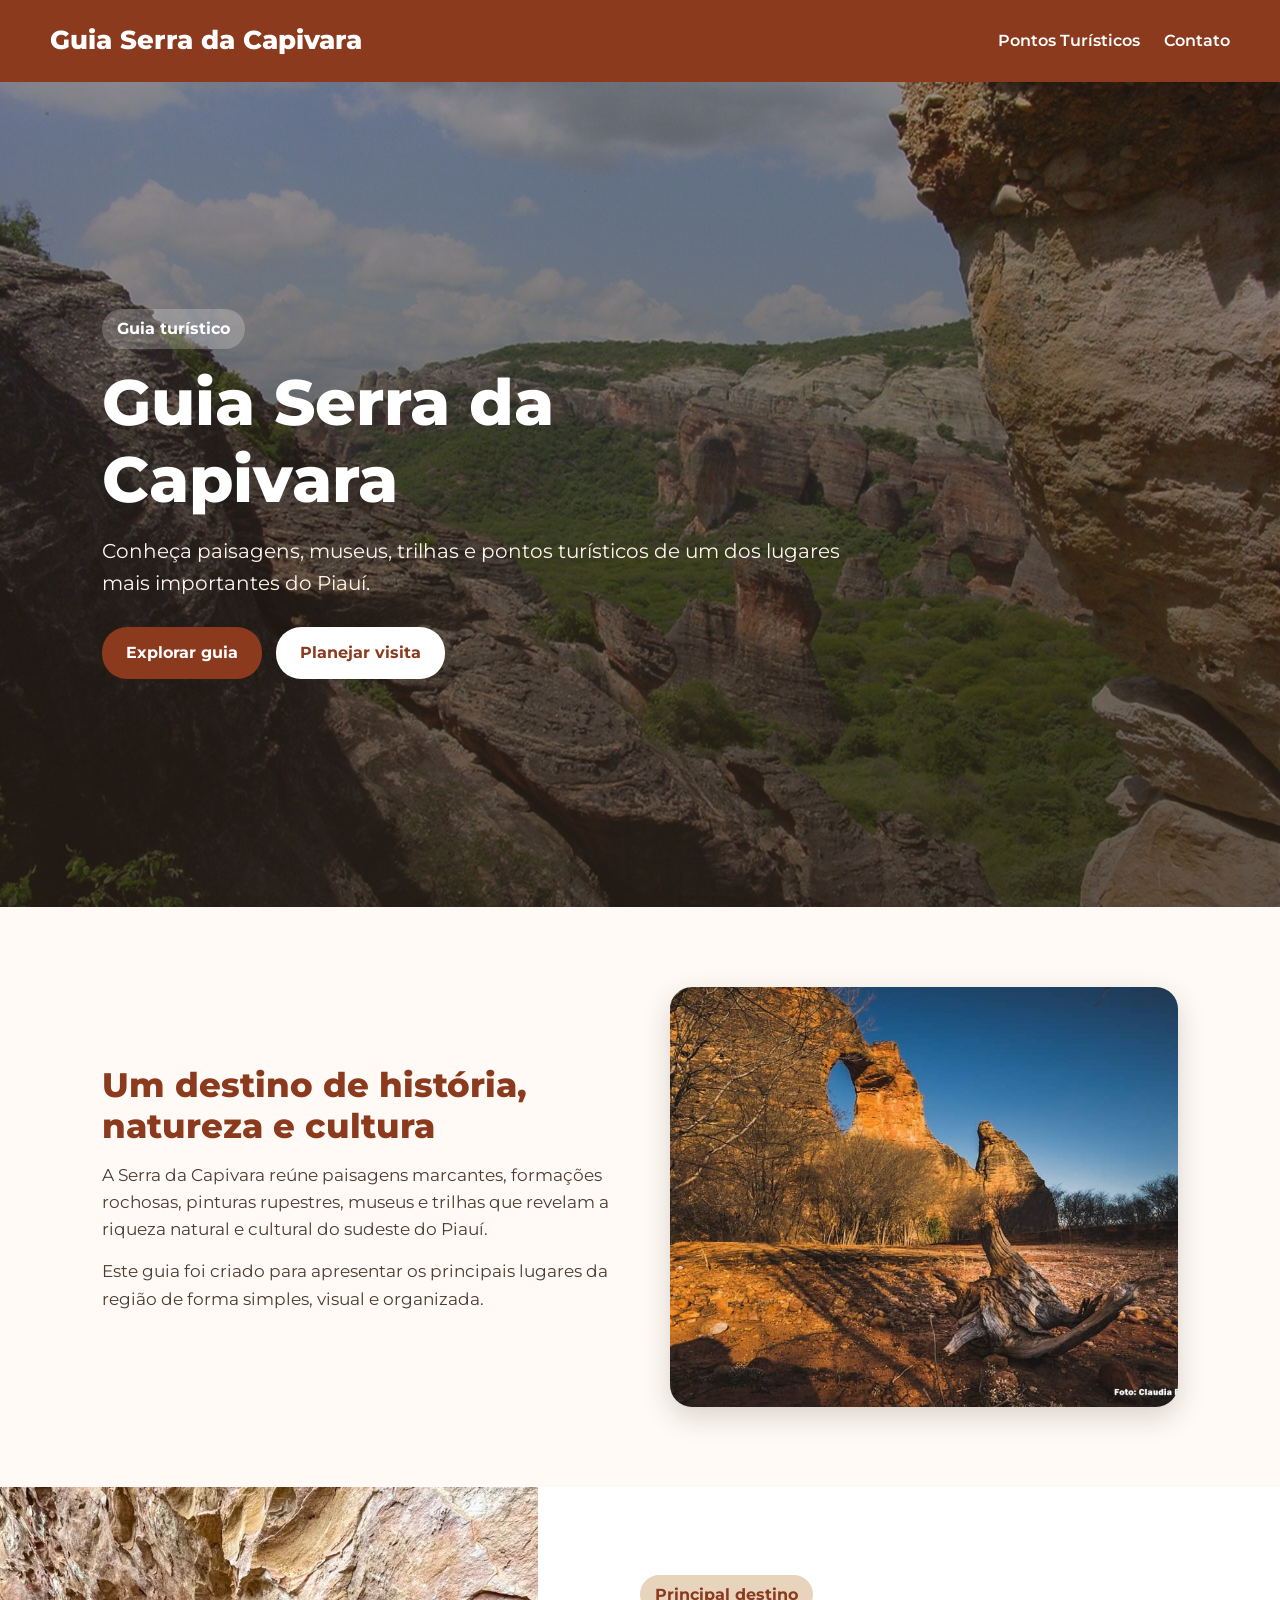
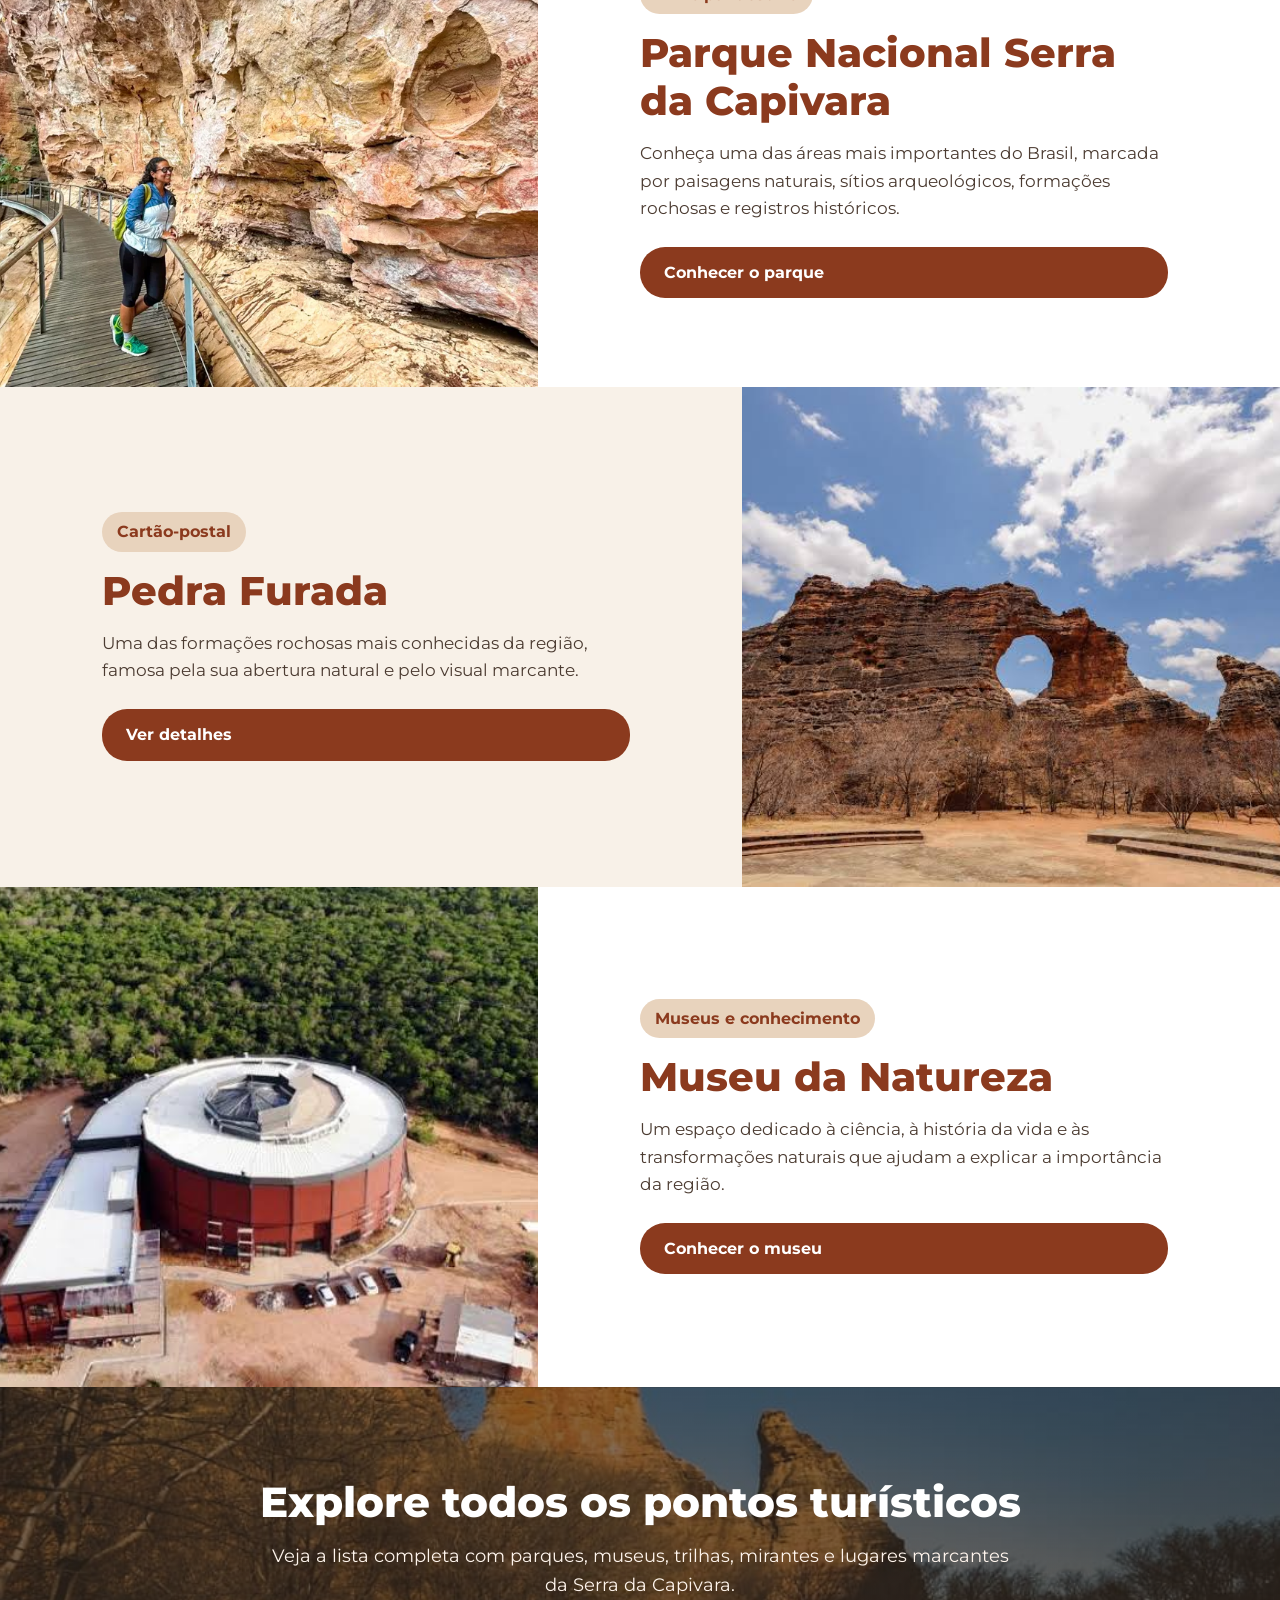
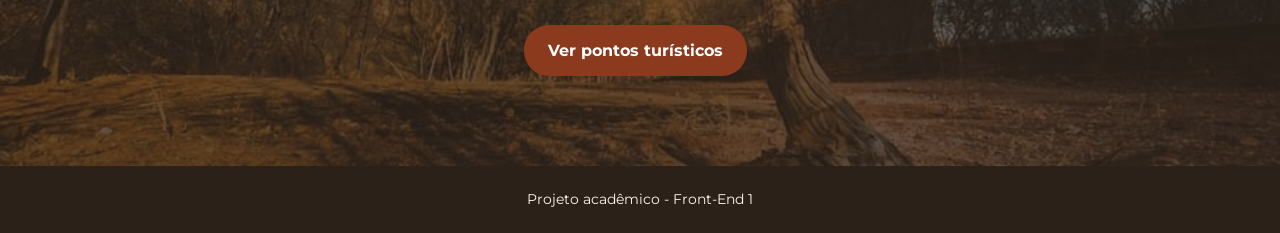
<file: index.html>
<!DOCTYPE html>
<html lang="pt-BR">
<head>
  <meta charset="UTF-8">
  <meta name="viewport" content="width=device-width, initial-scale=1.0">
  <title>Guia Serra da Capivara</title>
  <link rel="stylesheet" href="css/style.css">
</head>
<body>

  <header>
  <a href="index.html" class="logo">Guia Serra da Capivara</a>

  <nav>
    <a href="pontos-turisticos.html">Pontos Turísticos</a>
    <a href="contato.html">Contato</a>
  </nav>
</header>

<main>
  <section class="hero-home">
    <div class="hero-conteudo">
      <span>Guia turístico</span>
      <h1>Guia Serra da Capivara</h1>
      <p>
        Conheça paisagens, museus, trilhas e pontos turísticos de um dos lugares
        mais importantes do Piauí.
      </p>

      <a href="pontos-turisticos.html" class="botao">Explorar guia</a>
      <a href="contato.html" class="botao-secundario">Planejar visita</a>
    </div>
  </section>

  <section class="intro">
    <div class="intro-texto">
      <h2>Um destino de história, natureza e cultura</h2>
      <p>
        A Serra da Capivara reúne paisagens marcantes, formações rochosas,
        pinturas rupestres, museus e trilhas que revelam a riqueza natural e
        cultural do sudeste do Piauí.
      </p>
      <p>
        Este guia foi criado para apresentar os principais lugares da região
        de forma simples, visual e organizada.
      </p>
    </div>

    <div class="intro-imagem">
      <img src="img/parque2.jpg" alt="Paisagem da Serra da Capivara">
    </div>
  </section>

  <section class="secoes-home">
    <div class="bloco-home">
      <div class="bloco-home-img">
        <img src="img/parque.jpg" alt="Parque Nacional Serra da Capivara">
      </div>

      <div class="bloco-home-texto">
        <span>Principal destino</span>
        <h2>Parque Nacional Serra da Capivara</h2>
        <p>
          Conheça uma das áreas mais importantes do Brasil, marcada por paisagens
          naturais, sítios arqueológicos, formações rochosas e registros históricos.
        </p>
        <a href="parque-nacional.html" class="botao">Conhecer o parque</a>
      </div>
    </div>

    <div class="bloco-home invertido">
      <div class="bloco-home-img">
        <img src="img/pedra-furada.jpg" alt="Pedra Furada">
      </div>

      <div class="bloco-home-texto">
        <span>Cartão-postal</span>
        <h2>Pedra Furada</h2>
        <p>
          Uma das formações rochosas mais conhecidas da região, famosa pela sua
          abertura natural e pelo visual marcante.
        </p>
        <a href="pedra-furada.html" class="botao">Ver detalhes</a>
      </div>
    </div>

    <div class="bloco-home">
      <div class="bloco-home-img">
        <img src="img/museu-natureza.jpg" alt="Museu da Natureza">
      </div>

      <div class="bloco-home-texto">
        <span>Museus e conhecimento</span>
        <h2>Museu da Natureza</h2>
        <p>
          Um espaço dedicado à ciência, à história da vida e às transformações
          naturais que ajudam a explicar a importância da região.
        </p>
        <a href="museu-natureza.html" class="botao">Conhecer o museu</a>
      </div>
    </div>
  </section>

  <section class="faixa-final">
    <h2>Explore todos os pontos turísticos</h2>
    <p>
      Veja a lista completa com parques, museus, trilhas, mirantes e lugares
      marcantes da Serra da Capivara.
    </p>
    <a href="pontos-turisticos.html" class="botao">Ver pontos turísticos</a>
  </section>
</main> 

  <footer>
    <p>Projeto acadêmico - Front-End 1</p>
  </footer>

</body>
</html>
</file>
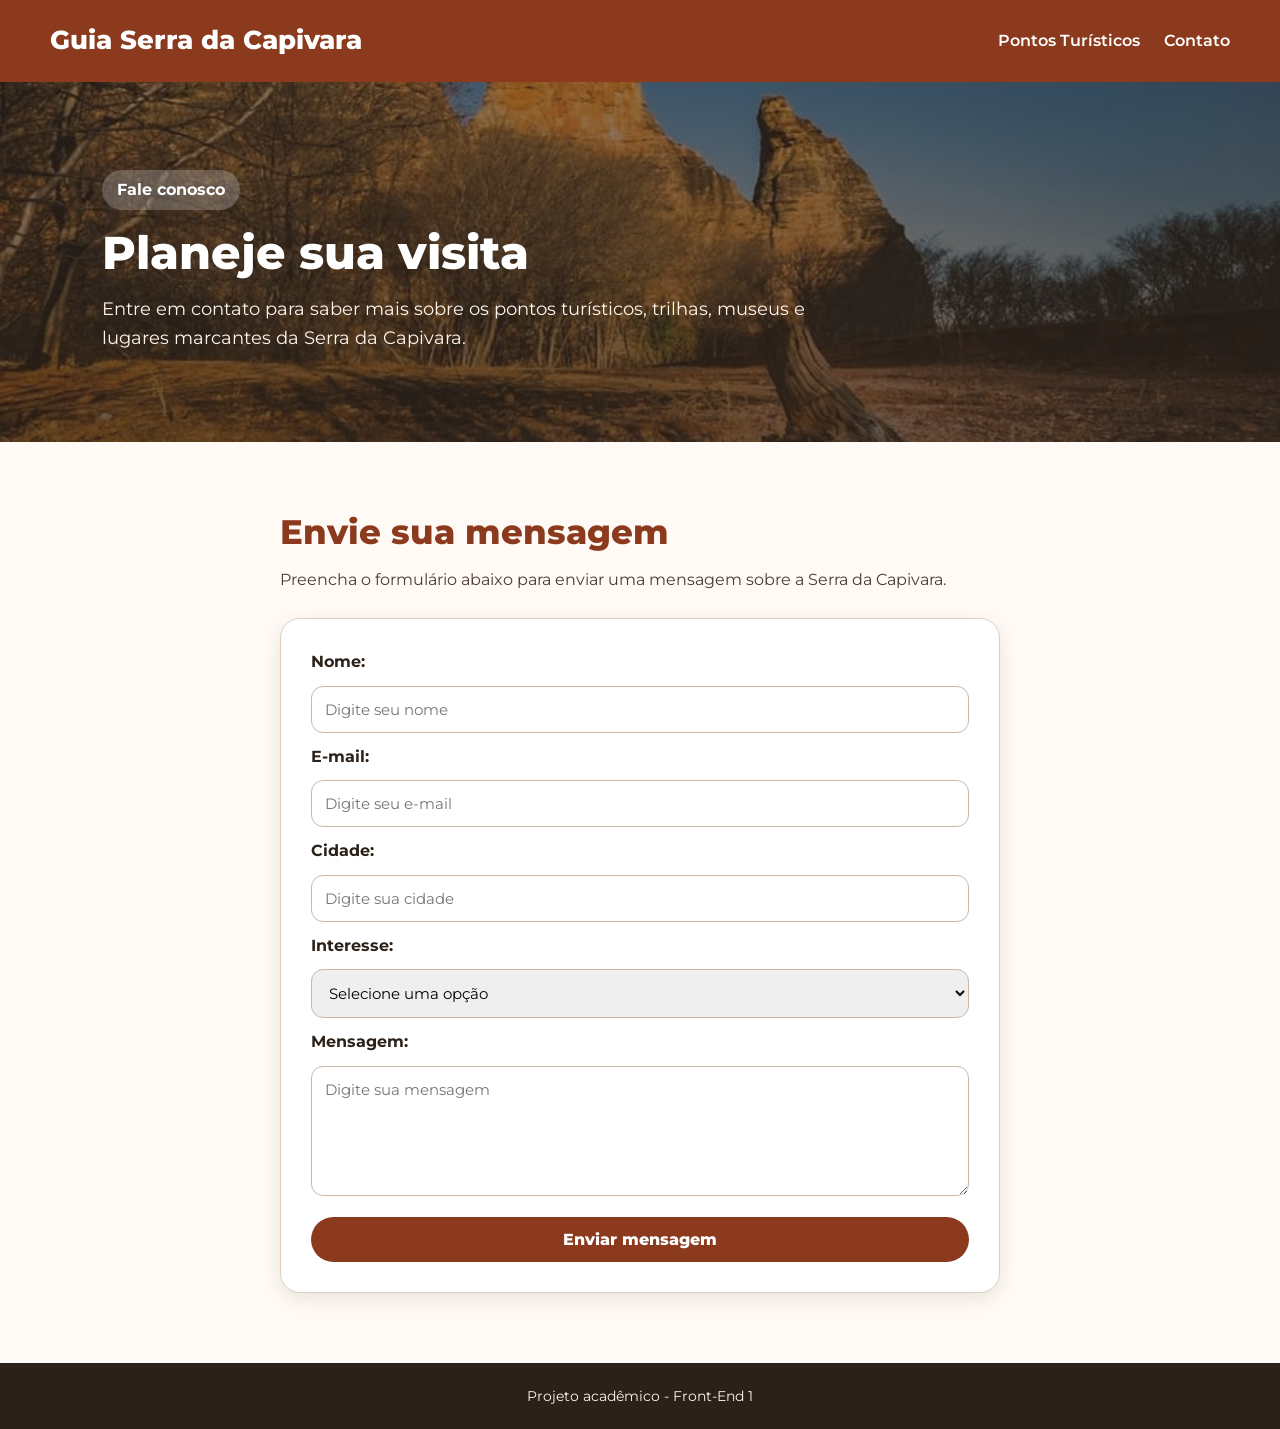
<file: contato.html>
<!DOCTYPE html>
<html lang="pt-BR">
<head>
  <meta charset="UTF-8">
  <meta name="viewport" content="width=device-width, initial-scale=1.0">
  <title>Contato</title>
  <link rel="stylesheet" href="css/style.css">
</head>
<body>

  <header>
  <a href="index.html" class="logo">Guia Serra da Capivara</a>

  <nav>
    <a href="pontos-turisticos.html">Pontos Turísticos</a>
    <a href="contato.html">Contato</a>
  </nav>
</header>

<main>
  <section class="topo-contato">
    <div>
      <span>Fale conosco</span>
      <h2>Planeje sua visita</h2>
      <p>
        Entre em contato para saber mais sobre os pontos turísticos,
        trilhas, museus e lugares marcantes da Serra da Capivara.
      </p>
    </div>
  </section>

  <section class="contato">
    <h2>Envie sua mensagem</h2>
    <p>
      Preencha o formulário abaixo para enviar uma mensagem sobre a Serra da Capivara.
    </p>

    <form>
      <label for="nome">Nome:</label>
      <input type="text" id="nome" name="nome" placeholder="Digite seu nome">

      <label for="email">E-mail:</label>
      <input type="email" id="email" name="email" placeholder="Digite seu e-mail">

      <label for="cidade">Cidade:</label>
      <input type="text" id="cidade" name="cidade" placeholder="Digite sua cidade">

      <label for="interesse">Interesse:</label>
      <select id="interesse" name="interesse">
        <option value="">Selecione uma opção</option>
        <option value="turismo">Turismo</option>
        <option value="historia">História</option>
        <option value="natureza">Natureza</option>
        <option value="outro">Outro</option>
      </select>

      <label for="mensagem">Mensagem:</label>
      <textarea id="mensagem" name="mensagem" placeholder="Digite sua mensagem"></textarea>

      <button type="submit">Enviar mensagem</button>
    </form>
  </section>
</main>

  <footer>
    <p>Projeto acadêmico - Front-End 1</p>
  </footer>

</body>
</html>
</file>
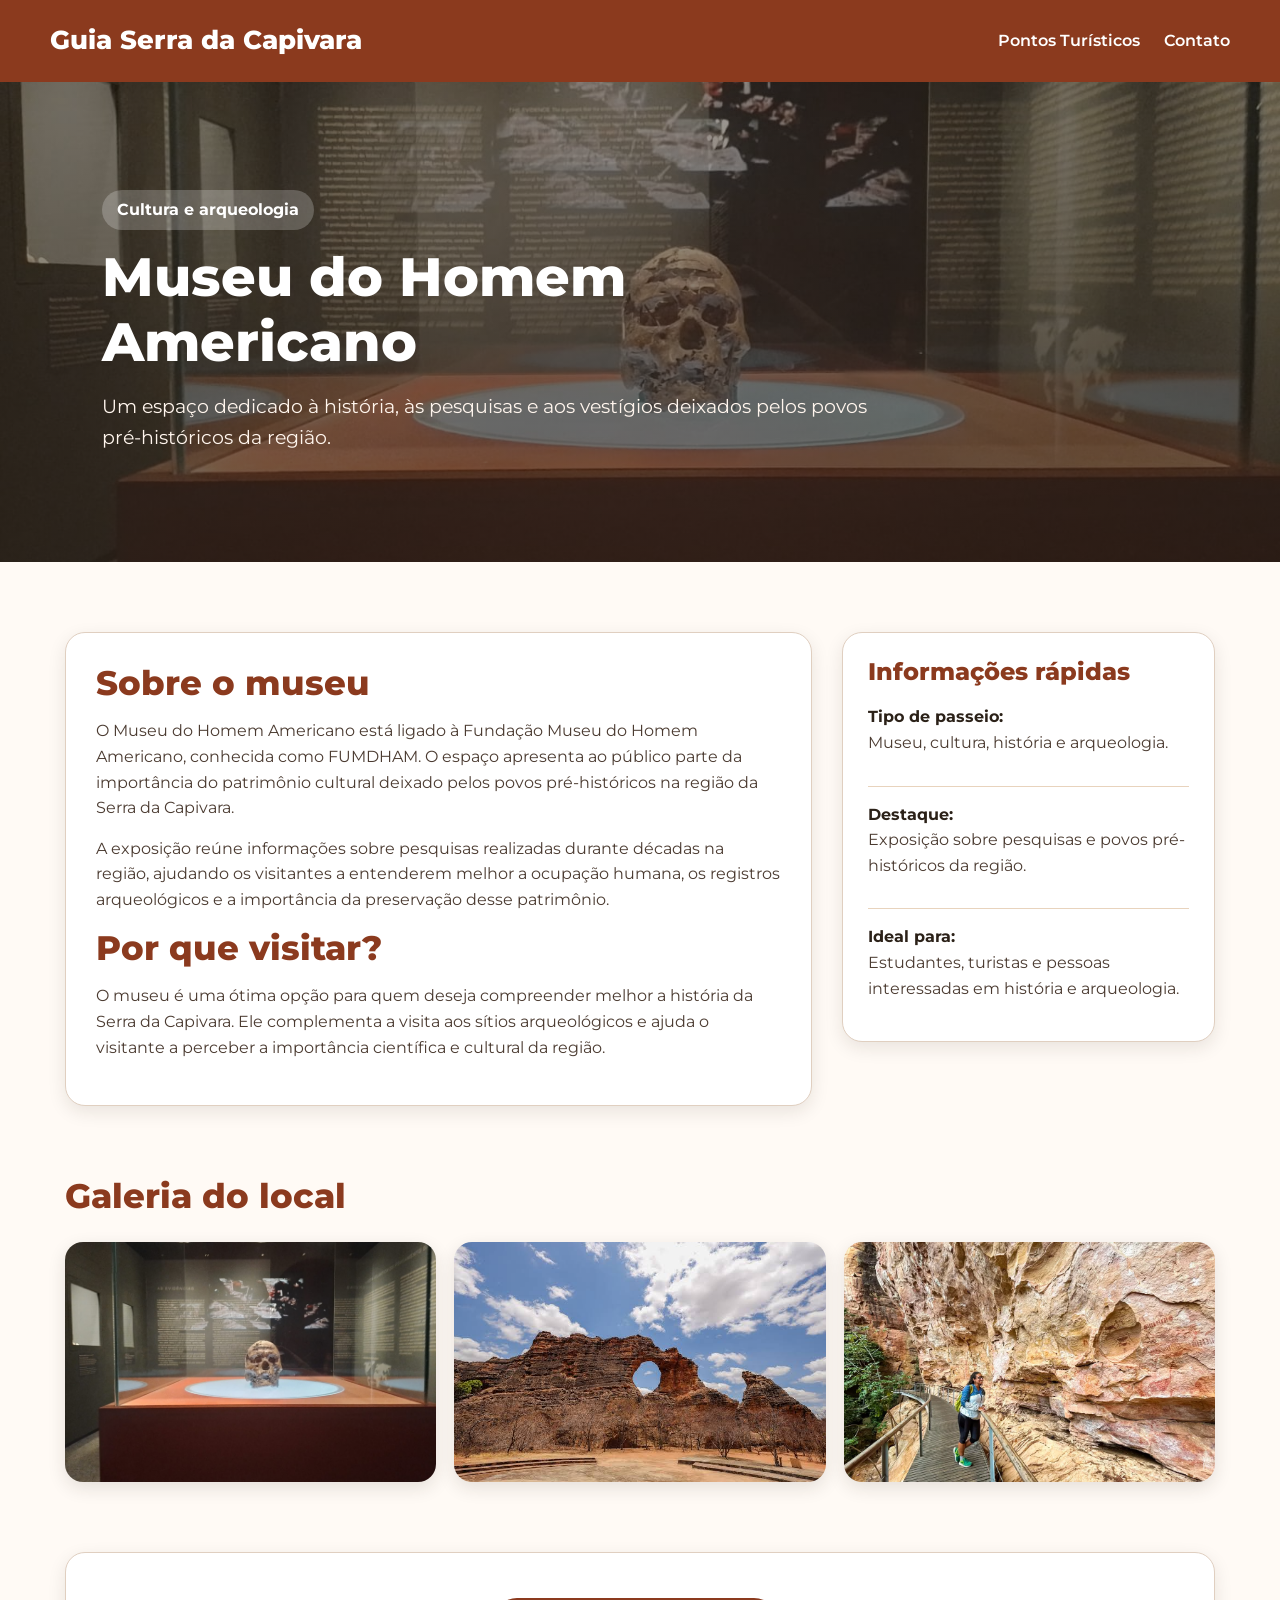
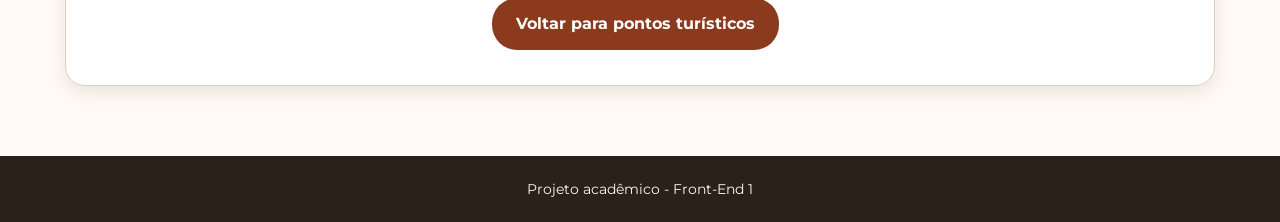
<file: museu-homem-americano.html>
<!DOCTYPE html>
<html lang="pt-BR">
<head>
  <meta charset="UTF-8">
  <meta name="viewport" content="width=device-width, initial-scale=1.0">
  <title>Museu do Homem Americano - Serra da Capivara</title>
  <link rel="stylesheet" href="css/style.css">
</head>
<body>

  <header>
  <a href="index.html" class="logo">Guia Serra da Capivara</a>

  <nav>
    <a href="pontos-turisticos.html">Pontos Turísticos</a>
    <a href="contato.html">Contato</a>
  </nav>
</header>

  <main>
    <section class="detalhe-hero detalhe-museu-homem">
      <div>
        <span>Cultura e arqueologia</span>
        <h1>Museu do Homem Americano</h1>
        <p>
          Um espaço dedicado à história, às pesquisas e aos vestígios deixados pelos povos
          pré-históricos da região.
        </p>
      </div>
    </section>

    <section class="detalhe-conteudo">
      <div class="detalhe-texto">
        <h2>Sobre o museu</h2>
        <p>
          O Museu do Homem Americano está ligado à Fundação Museu do Homem Americano,
          conhecida como FUMDHAM. O espaço apresenta ao público parte da importância
          do patrimônio cultural deixado pelos povos pré-históricos na região da Serra da Capivara.
        </p>

        <p>
          A exposição reúne informações sobre pesquisas realizadas durante décadas na região,
          ajudando os visitantes a entenderem melhor a ocupação humana, os registros arqueológicos
          e a importância da preservação desse patrimônio.
        </p>

        <h2>Por que visitar?</h2>
        <p>
          O museu é uma ótima opção para quem deseja compreender melhor a história da Serra da Capivara.
          Ele complementa a visita aos sítios arqueológicos e ajuda o visitante a perceber a importância
          científica e cultural da região.
        </p>
      </div>

      <aside class="detalhe-info">
        <h3>Informações rápidas</h3>

        <div>
          <strong>Tipo de passeio:</strong>
          <p>Museu, cultura, história e arqueologia.</p>
        </div>

        <div>
          <strong>Destaque:</strong>
          <p>Exposição sobre pesquisas e povos pré-históricos da região.</p>
        </div>

        <div>
          <strong>Ideal para:</strong>
          <p>Estudantes, turistas e pessoas interessadas em história e arqueologia.</p>
        </div>
      </aside>
    </section>

    <section>
      <h2>Galeria do local</h2>

      <div class="galeria-detalhe">
        <img src="img/museu-homem.jpg" alt="Museu do Homem Americano">
        <img src="img/pedra-furada.jpg" alt="Paisagem da Serra da Capivara">
        <img src="img/parque.jpg" alt="Parque Nacional Serra da Capivara">
      </div>
    </section>

    <section class="voltar">
      <a href="pontos-turisticos.html" class="botao">Voltar para pontos turísticos</a>
    </section>
  </main>

  <footer>
    <p>Projeto acadêmico - Front-End 1</p>
  </footer>

</body>
</html>
</file>
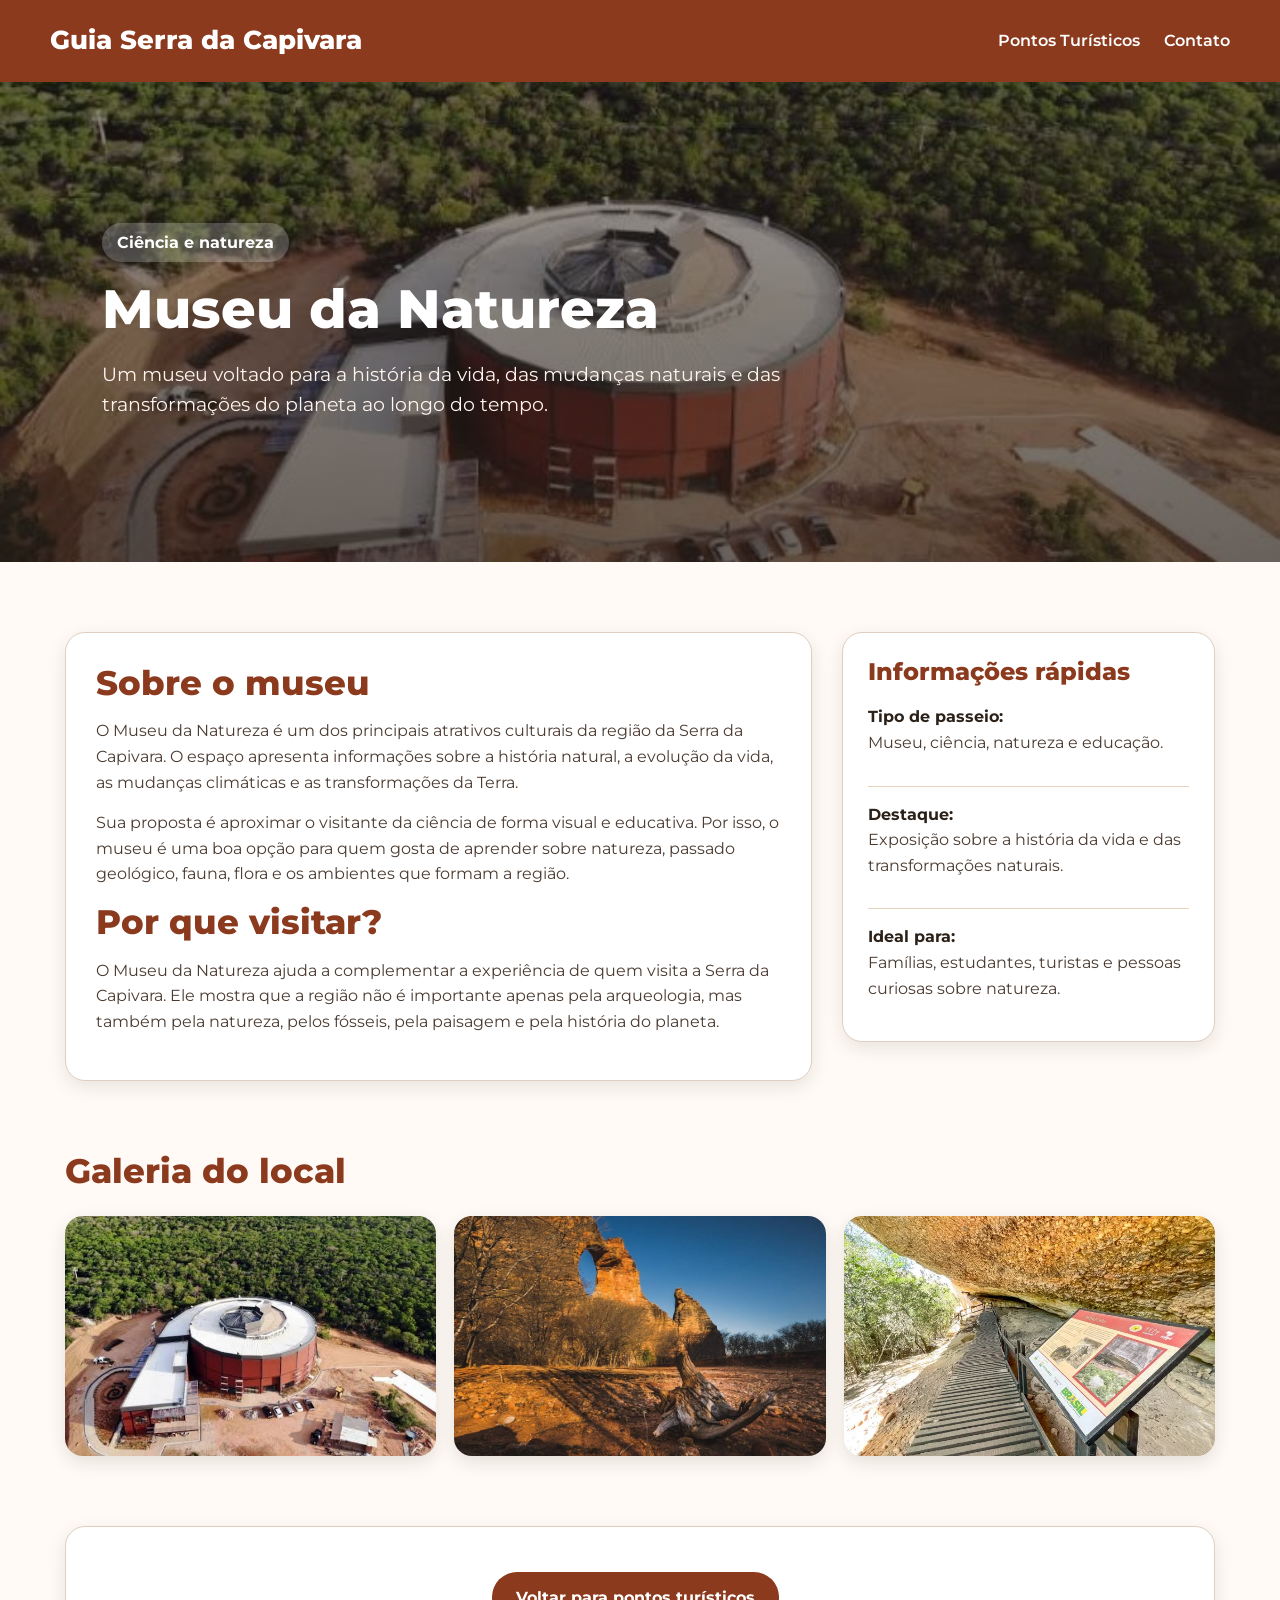
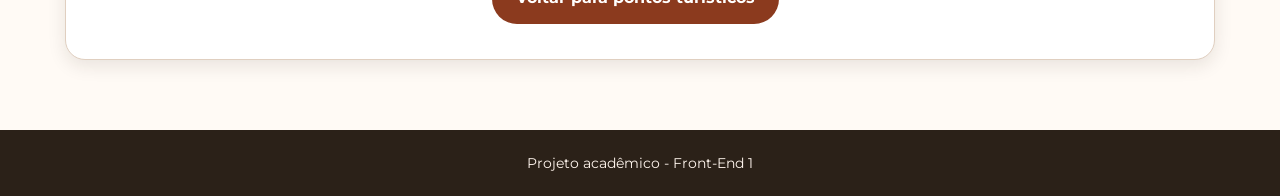
<file: museu-natureza.html>
<!DOCTYPE html>
<html lang="pt-BR">
<head>
  <meta charset="UTF-8">
  <meta name="viewport" content="width=device-width, initial-scale=1.0">
  <title>Museu da Natureza - Serra da Capivara</title>
  <link rel="stylesheet" href="css/style.css">
</head>
<body>

  <header>
  <a href="index.html" class="logo">Guia Serra da Capivara</a>

  <nav>
    <a href="pontos-turisticos.html">Pontos Turísticos</a>
    <a href="contato.html">Contato</a>
  </nav>
</header>

  <main>
    <section class="detalhe-hero detalhe-museu-natureza">
      <div>
        <span>Ciência e natureza</span>
        <h1>Museu da Natureza</h1>
        <p>
          Um museu voltado para a história da vida, das mudanças naturais e das transformações
          do planeta ao longo do tempo.
        </p>
      </div>
    </section>

    <section class="detalhe-conteudo">
      <div class="detalhe-texto">
        <h2>Sobre o museu</h2>
        <p>
          O Museu da Natureza é um dos principais atrativos culturais da região da Serra da Capivara.
          O espaço apresenta informações sobre a história natural, a evolução da vida,
          as mudanças climáticas e as transformações da Terra.
        </p>

        <p>
          Sua proposta é aproximar o visitante da ciência de forma visual e educativa.
          Por isso, o museu é uma boa opção para quem gosta de aprender sobre natureza,
          passado geológico, fauna, flora e os ambientes que formam a região.
        </p>

        <h2>Por que visitar?</h2>
        <p>
          O Museu da Natureza ajuda a complementar a experiência de quem visita a Serra da Capivara.
          Ele mostra que a região não é importante apenas pela arqueologia, mas também pela natureza,
          pelos fósseis, pela paisagem e pela história do planeta.
        </p>
      </div>

      <aside class="detalhe-info">
        <h3>Informações rápidas</h3>

        <div>
          <strong>Tipo de passeio:</strong>
          <p>Museu, ciência, natureza e educação.</p>
        </div>

        <div>
          <strong>Destaque:</strong>
          <p>Exposição sobre a história da vida e das transformações naturais.</p>
        </div>

        <div>
          <strong>Ideal para:</strong>
          <p>Famílias, estudantes, turistas e pessoas curiosas sobre natureza.</p>
        </div>
      </aside>
    </section>

    <section>
      <h2>Galeria do local</h2>

      <div class="galeria-detalhe">
        <img src="img/museu-natureza.jpg" alt="Museu da Natureza">
        <img src="img/parque2.jpg" alt="Paisagem da Serra da Capivara">
        <img src="img/trilhas.jpg" alt="Trilhas na Serra da Capivara">
      </div>
    </section>

    <section class="voltar">
      <a href="pontos-turisticos.html" class="botao">Voltar para pontos turísticos</a>
    </section>
  </main>

  <footer>
    <p>Projeto acadêmico - Front-End 1</p>
  </footer>

</body>
</html>
</file>
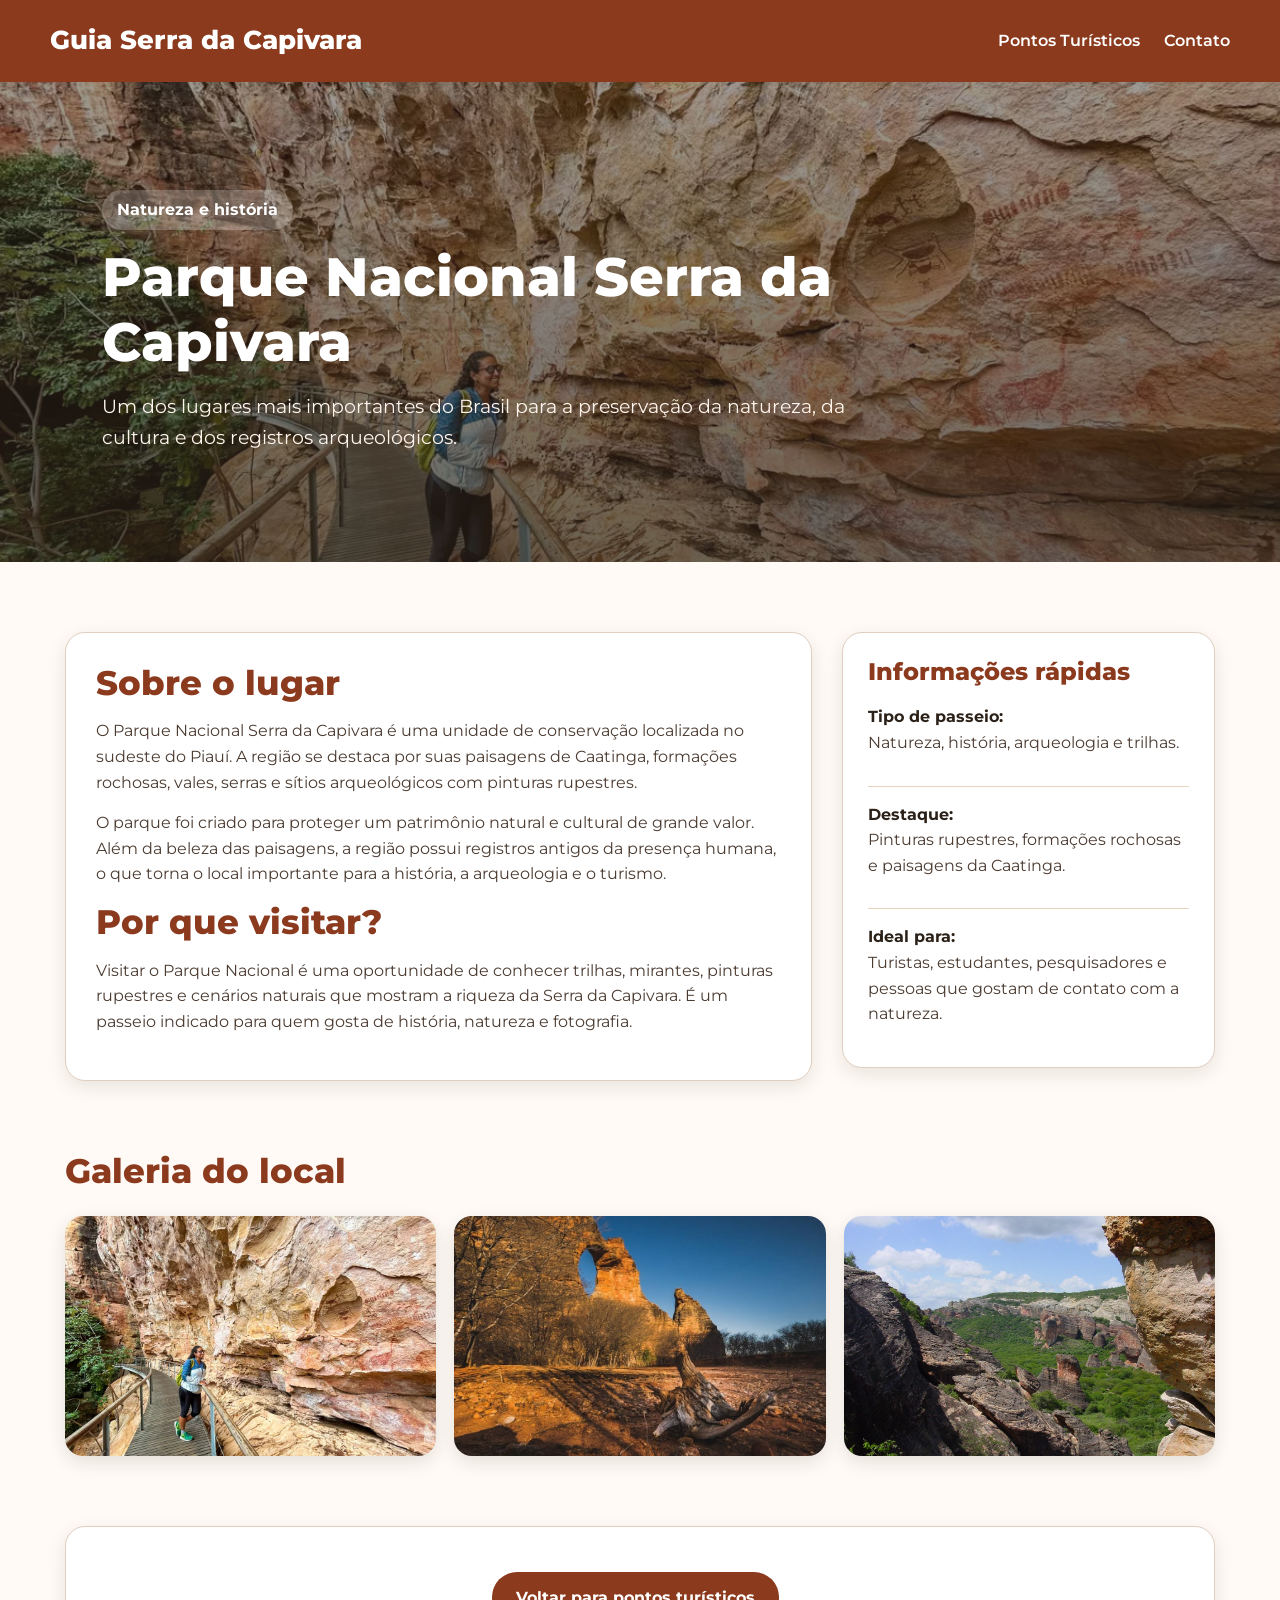
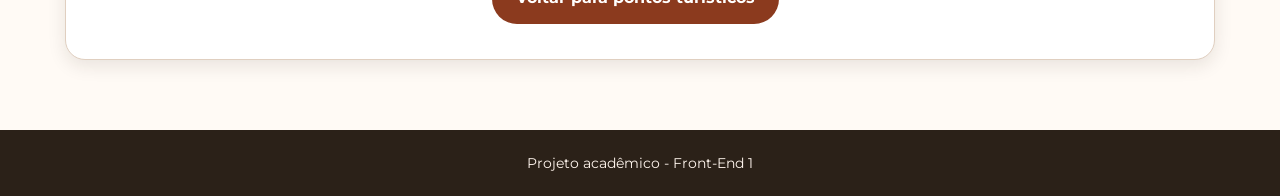
<file: parque-nacional.html>
<!DOCTYPE html>
<html lang="pt-BR">
<head>
  <meta charset="UTF-8">
  <meta name="viewport" content="width=device-width, initial-scale=1.0">
  <title>Parque Nacional - Serra da Capivara</title>
  <link rel="stylesheet" href="css/style.css">
</head>
<body>

  <header>
  <a href="index.html" class="logo">Guia Serra da Capivara</a>

  <nav>
    <a href="pontos-turisticos.html">Pontos Turísticos</a>
    <a href="contato.html">Contato</a>
  </nav>
</header>

  <main>
    <section class="detalhe-hero detalhe-parque">
      <div>
        <span>Natureza e história</span>
        <h1>Parque Nacional Serra da Capivara</h1>
        <p>
          Um dos lugares mais importantes do Brasil para a preservação da natureza,
          da cultura e dos registros arqueológicos.
        </p>
      </div>
    </section>

    <section class="detalhe-conteudo">
      <div class="detalhe-texto">
        <h2>Sobre o lugar</h2>
        <p>
          O Parque Nacional Serra da Capivara é uma unidade de conservação localizada no sudeste do Piauí.
          A região se destaca por suas paisagens de Caatinga, formações rochosas, vales, serras e sítios
          arqueológicos com pinturas rupestres.
        </p>

        <p>
          O parque foi criado para proteger um patrimônio natural e cultural de grande valor.
          Além da beleza das paisagens, a região possui registros antigos da presença humana,
          o que torna o local importante para a história, a arqueologia e o turismo.
        </p>

        <h2>Por que visitar?</h2>
        <p>
          Visitar o Parque Nacional é uma oportunidade de conhecer trilhas, mirantes,
          pinturas rupestres e cenários naturais que mostram a riqueza da Serra da Capivara.
          É um passeio indicado para quem gosta de história, natureza e fotografia.
        </p>
      </div>

      <aside class="detalhe-info">
        <h3>Informações rápidas</h3>

        <div>
          <strong>Tipo de passeio:</strong>
          <p>Natureza, história, arqueologia e trilhas.</p>
        </div>

        <div>
          <strong>Destaque:</strong>
          <p>Pinturas rupestres, formações rochosas e paisagens da Caatinga.</p>
        </div>

        <div>
          <strong>Ideal para:</strong>
          <p>Turistas, estudantes, pesquisadores e pessoas que gostam de contato com a natureza.</p>
        </div>
      </aside>
    </section>

    <section>
      <h2>Galeria do local</h2>

      <div class="galeria-detalhe">
        <img src="img/parque.jpg" alt="Paisagem do Parque Nacional Serra da Capivara">
        <img src="img/parque2.jpg" alt="Formações rochosas da Serra da Capivara">
        <img src="img/hero.jpg" alt="Vista da Serra da Capivara">
      </div>
    </section>

    <section class="voltar">
      <a href="pontos-turisticos.html" class="botao">Voltar para pontos turísticos</a>
    </section>
  </main>

  <footer>
    <p>Projeto acadêmico - Front-End 1</p>
  </footer>

</body>
</html>
</file>
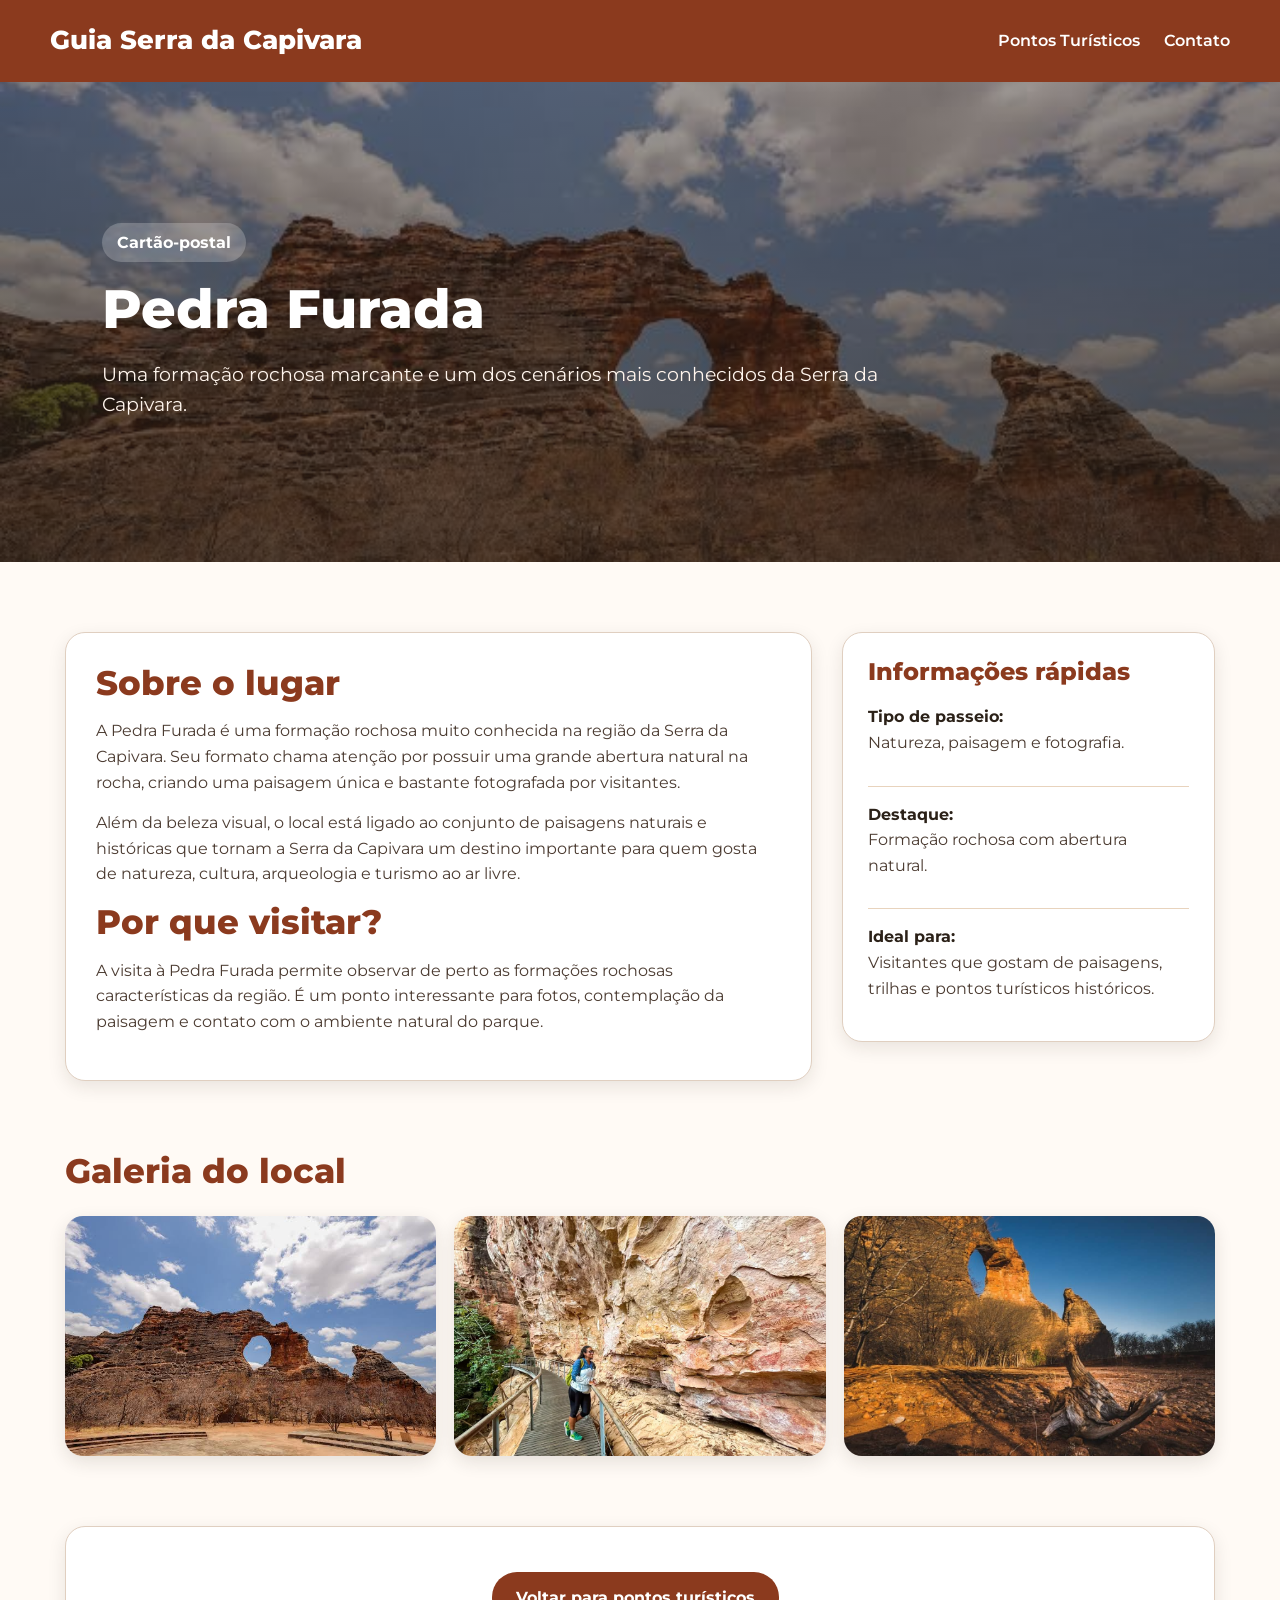
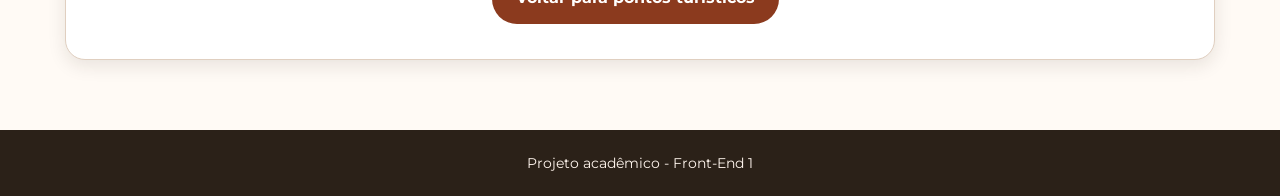
<file: pedra-furada.html>
<!DOCTYPE html>
<html lang="pt-BR">
<head>
  <meta charset="UTF-8">
  <meta name="viewport" content="width=device-width, initial-scale=1.0">
  <title>Pedra Furada - Serra da Capivara</title>
  <link rel="stylesheet" href="css/style.css">
</head>
<body>

  <header>
  <a href="index.html" class="logo">Guia Serra da Capivara</a>

  <nav>
    <a href="pontos-turisticos.html">Pontos Turísticos</a>
    <a href="contato.html">Contato</a>
  </nav>
</header>

  <main>
    <section class="detalhe-hero detalhe-pedra">
      <div>
        <span>Cartão-postal</span>
        <h1>Pedra Furada</h1>
        <p>
          Uma formação rochosa marcante e um dos cenários mais conhecidos da Serra da Capivara.
        </p>
      </div>
    </section>

    <section class="detalhe-conteudo">
      <div class="detalhe-texto">
        <h2>Sobre o lugar</h2>
        <p>
          A Pedra Furada é uma formação rochosa muito conhecida na região da Serra da Capivara.
          Seu formato chama atenção por possuir uma grande abertura natural na rocha,
          criando uma paisagem única e bastante fotografada por visitantes.
        </p>

        <p>
          Além da beleza visual, o local está ligado ao conjunto de paisagens naturais e históricas
          que tornam a Serra da Capivara um destino importante para quem gosta de natureza,
          cultura, arqueologia e turismo ao ar livre.
        </p>

        <h2>Por que visitar?</h2>
        <p>
          A visita à Pedra Furada permite observar de perto as formações rochosas características
          da região. É um ponto interessante para fotos, contemplação da paisagem e contato
          com o ambiente natural do parque.
        </p>
      </div>

      <aside class="detalhe-info">
        <h3>Informações rápidas</h3>

        <div>
          <strong>Tipo de passeio:</strong>
          <p>Natureza, paisagem e fotografia.</p>
        </div>

        <div>
          <strong>Destaque:</strong>
          <p>Formação rochosa com abertura natural.</p>
        </div>

        <div>
          <strong>Ideal para:</strong>
          <p>Visitantes que gostam de paisagens, trilhas e pontos turísticos históricos.</p>
        </div>
      </aside>
    </section>

    <section>
      <h2>Galeria do local</h2>

      <div class="galeria-detalhe">
        <img src="img/pedra-furada.jpg" alt="Pedra Furada na Serra da Capivara">
        <img src="img/parque.jpg" alt="Paisagem natural da Serra da Capivara">
        <img src="img/parque2.jpg" alt="Vista da região da Serra da Capivara">
      </div>
    </section>

    <section class="voltar">
      <a href="pontos-turisticos.html" class="botao">Voltar para pontos turísticos</a>
    </section>
  </main>

  <footer>
    <p>Projeto acadêmico - Front-End 1</p>
  </footer>

</body>
</html>
</file>
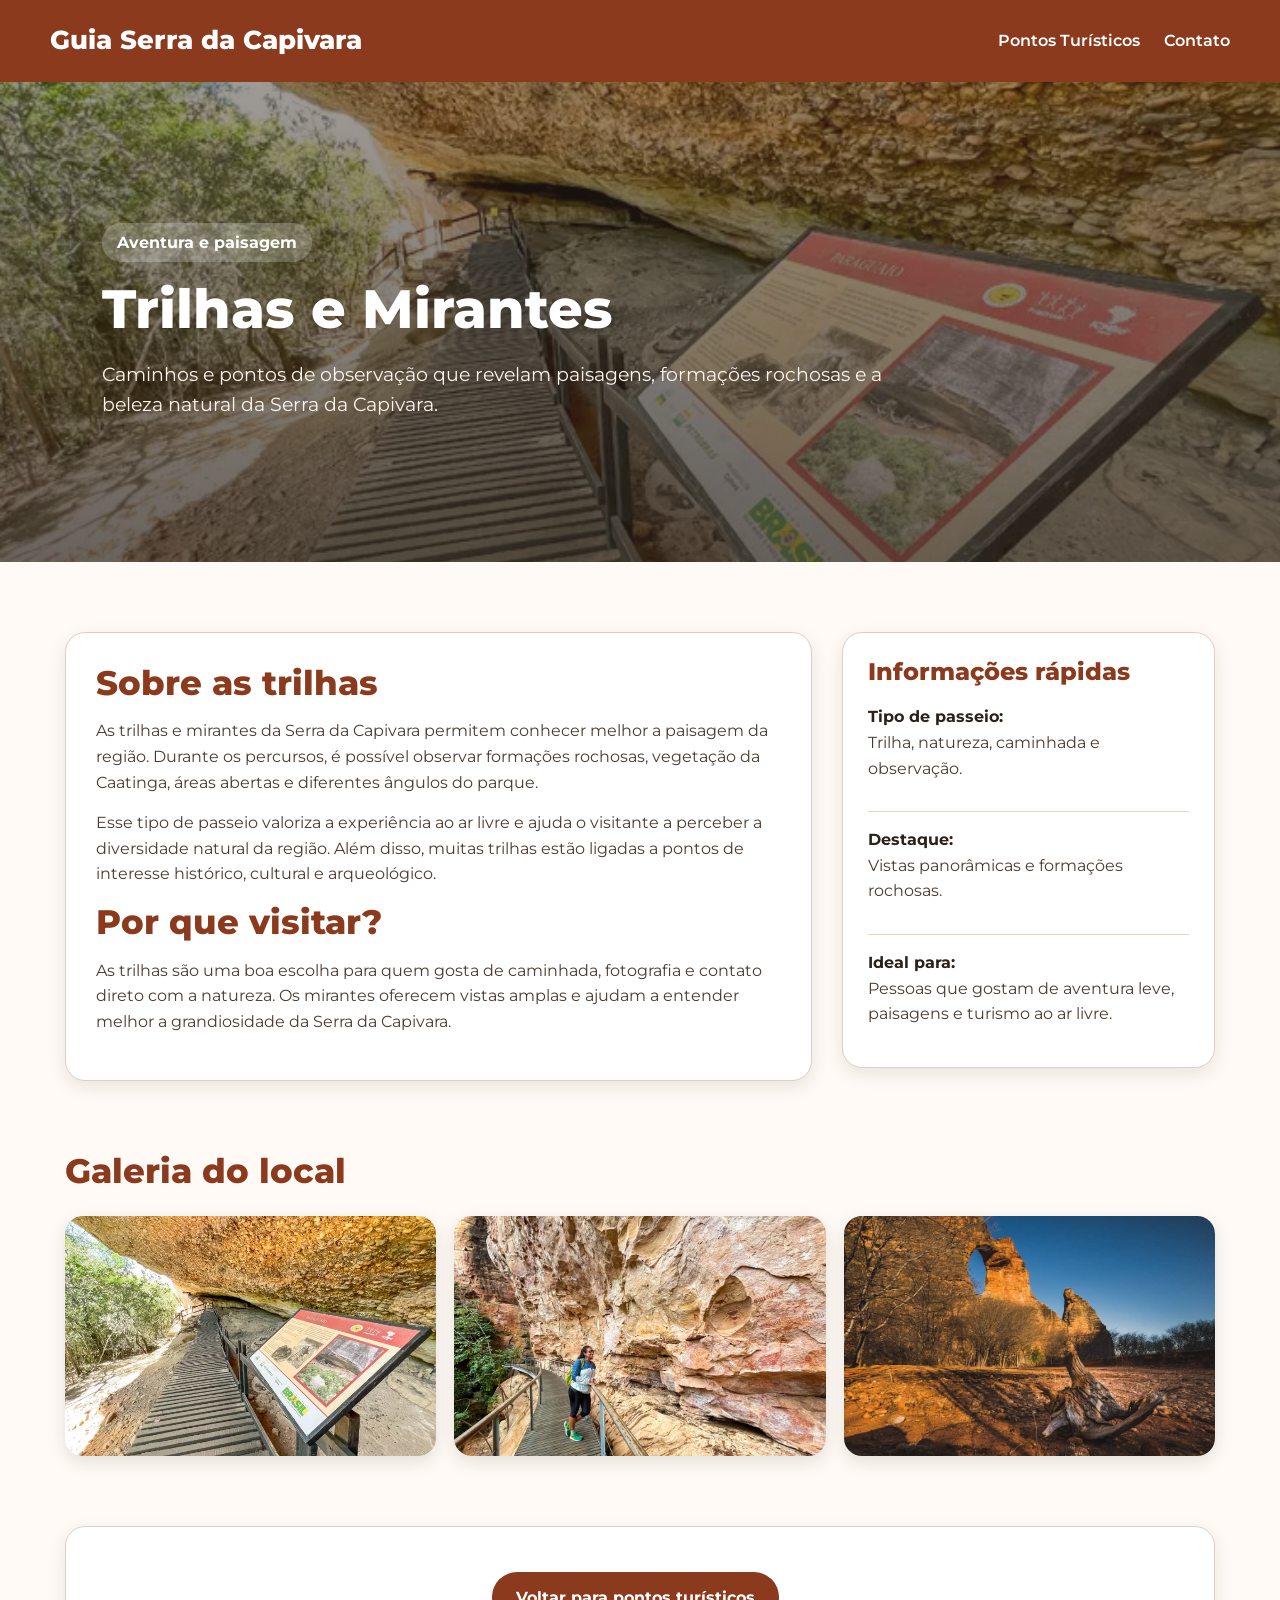
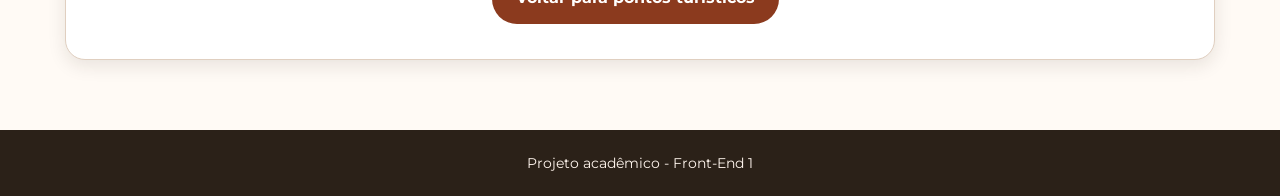
<file: trilhas-mirantes.html>
<!DOCTYPE html>
<html lang="pt-BR">
<head>
  <meta charset="UTF-8">
  <meta name="viewport" content="width=device-width, initial-scale=1.0">
  <title>Trilhas e Mirantes - Serra da Capivara</title>
  <link rel="stylesheet" href="css/style.css">
</head>
<body>

  <header>
  <a href="index.html" class="logo">Guia Serra da Capivara</a>

  <nav>
    <a href="pontos-turisticos.html">Pontos Turísticos</a>
    <a href="contato.html">Contato</a>
  </nav>
</header>

  <main>
    <section class="detalhe-hero detalhe-trilhas">
      <div>
        <span>Aventura e paisagem</span>
        <h1>Trilhas e Mirantes</h1>
        <p>
          Caminhos e pontos de observação que revelam paisagens, formações rochosas
          e a beleza natural da Serra da Capivara.
        </p>
      </div>
    </section>

    <section class="detalhe-conteudo">
      <div class="detalhe-texto">
        <h2>Sobre as trilhas</h2>
        <p>
          As trilhas e mirantes da Serra da Capivara permitem conhecer melhor a paisagem
          da região. Durante os percursos, é possível observar formações rochosas,
          vegetação da Caatinga, áreas abertas e diferentes ângulos do parque.
        </p>

        <p>
          Esse tipo de passeio valoriza a experiência ao ar livre e ajuda o visitante
          a perceber a diversidade natural da região. Além disso, muitas trilhas estão
          ligadas a pontos de interesse histórico, cultural e arqueológico.
        </p>

        <h2>Por que visitar?</h2>
        <p>
          As trilhas são uma boa escolha para quem gosta de caminhada, fotografia
          e contato direto com a natureza. Os mirantes oferecem vistas amplas e ajudam
          a entender melhor a grandiosidade da Serra da Capivara.
        </p>
      </div>

      <aside class="detalhe-info">
        <h3>Informações rápidas</h3>

        <div>
          <strong>Tipo de passeio:</strong>
          <p>Trilha, natureza, caminhada e observação.</p>
        </div>

        <div>
          <strong>Destaque:</strong>
          <p>Vistas panorâmicas e formações rochosas.</p>
        </div>

        <div>
          <strong>Ideal para:</strong>
          <p>Pessoas que gostam de aventura leve, paisagens e turismo ao ar livre.</p>
        </div>
      </aside>
    </section>

    <section>
      <h2>Galeria do local</h2>

      <div class="galeria-detalhe">
        <img src="img/trilhas.jpg" alt="Trilhas na Serra da Capivara">
        <img src="img/parque.jpg" alt="Paisagem natural da Serra da Capivara">
        <img src="img/parque2.jpg" alt="Vista da Serra da Capivara">
      </div>
    </section>

    <section class="voltar">
      <a href="pontos-turisticos.html" class="botao">Voltar para pontos turísticos</a>
    </section>
  </main>

  <footer>
    <p>Projeto acadêmico - Front-End 1</p>
  </footer>

</body>
</html>
</file>
<file: css/style.css>
@import url('https://fonts.googleapis.com/css2?family=Montserrat:wght@400;500;600;700;800&display=swap');

* {
  margin: 0;
  padding: 0;
  box-sizing: border-box;
}

body {
  font-family: 'Montserrat', Arial, sans-serif;
  background: #fffaf5;
  color: #2b2118;
  line-height: 1.6;
}

header {
  background-color: #8b3a1e;
  color: white;
  padding: 20px 50px;
  display: flex;
  justify-content: space-between;
  align-items: center;
  box-shadow: 0 4px 12px rgba(43, 33, 24, 0.2);
}

.logo {
  color: white;
  text-decoration: none;
  font-size: 26px;
  font-weight: 800;
}

nav {
  display: flex;
  gap: 24px;
}

nav a {
  color: white;
  text-decoration: none;
  font-weight: 600;
}

nav a:hover {
  text-decoration: underline;
}

main {
  width: 100%;
}

main > section {
  width: min(1150px, calc(100% - 48px));
  margin: 0 auto 70px;
}

h1,
h2,
h3 {
  line-height: 1.2;
}

h2 {
  color: #8b3a1e;
  margin-bottom: 15px;
  font-size: 34px;
  font-weight: 800;
}

p {
  margin-bottom: 15px;
  color: #4b3b31;
}

.hero-home {
  width: 100%;
  min-height: calc(100vh - 75px);
  background-image: linear-gradient(rgba(43, 33, 24, 0.45), rgba(43, 33, 24, 0.72)), url("../img/hero.jpg");
  background-size: cover;
  background-position: center;
  padding: 90px 8%;
  display: flex;
  align-items: center;
  margin-bottom: 0;
}

.hero-conteudo {
  max-width: 760px;
  color: white;
}

.hero-conteudo span,
.topo-pagina span,
.topo-contato span,
.detalhe-hero span,
.bloco-home-texto span {
  display: inline-block;
  background-color: rgba(255, 255, 255, 0.22);
  color: white;
  padding: 7px 15px;
  border-radius: 20px;
  font-weight: 700;
  margin-bottom: 15px;
}

.hero-conteudo h1 {
  font-size: 64px;
  margin-bottom: 18px;
  font-weight: 800;
}

.hero-conteudo p {
  font-size: 20px;
  color: #fff5ed;
  margin-bottom: 18px;
}

.botao {
  display: inline-block;
  background-color: #8b3a1e;
  color: white;
  text-decoration: none;
  padding: 13px 24px;
  border-radius: 25px;
  font-weight: 700;
  margin-top: 10px;
  margin-right: 10px;
  transition: 0.3s;
}

.botao:hover {
  background-color: #6f2d17;
  transform: translateY(-2px);
}

.botao-secundario {
  display: inline-block;
  background-color: white;
  color: #8b3a1e;
  text-decoration: none;
  padding: 13px 24px;
  border-radius: 25px;
  font-weight: 700;
  margin-top: 10px;
  transition: 0.3s;
}

.botao-secundario:hover {
  background-color: #f8f1e8;
  transform: translateY(-2px);
}

.intro {
  width: 100%;
  display: flex;
  align-items: center;
  gap: 60px;
  background-color: #fffaf5;
  padding: 80px 8%;
  margin-bottom: 0;
}

.intro-texto {
  flex: 1;
}

.intro-texto p {
  font-size: 17px;
}

.intro-imagem {
  flex: 1;
}

.intro-imagem img {
  width: 100%;
  height: 420px;
  object-fit: cover;
  border-radius: 22px;
  display: block;
  box-shadow: 0 10px 28px rgba(43, 33, 24, 0.18);
}

.secoes-home {
  width: 100%;
  margin-bottom: 0;
}

.bloco-home {
  width: 100%;
  display: flex;
  align-items: stretch;
  background-color: white;
  min-height: 500px;
}

.bloco-home.invertido {
  flex-direction: row-reverse;
  background-color: #f8f1e8;
}

.bloco-home-img {
  flex: 1;
}

.bloco-home-img img {
  width: 100%;
  height: 100%;
  min-height: 500px;
  object-fit: cover;
  display: block;
}

.bloco-home-texto {
  flex: 1;
  padding: 80px 8%;
  display: flex;
  flex-direction: column;
  justify-content: center;
}

.bloco-home-texto span {
  background-color: #e8d3bd;
  color: #8b3a1e;
  width: fit-content;
}

.bloco-home-texto h2 {
  font-size: 40px;
}

.bloco-home-texto p {
  font-size: 17px;
}

.faixa-final {
  width: 100%;
  background-image: linear-gradient(rgba(43, 33, 24, 0.55), rgba(43, 33, 24, 0.75)), url("../img/parque2.jpg");
  background-size: cover;
  background-position: center;
  color: white;
  padding: 90px 8%;
  text-align: center;
  margin-bottom: 0;
}

.faixa-final h2 {
  color: white;
  font-size: 42px;
}

.faixa-final p {
  color: #fff5ed;
  max-width: 750px;
  margin: 0 auto 15px;
  font-size: 18px;
}

.destaques {
  display: flex;
  gap: 22px;
  margin-top: 25px;
}

.destaque {
  background-color: white;
  padding: 24px;
  border-radius: 18px;
  border: 1px solid #e0cfc0;
  flex: 1;
  box-shadow: 0 6px 18px rgba(43, 33, 24, 0.1);
}

.destaque h3 {
  color: #8b3a1e;
  margin-bottom: 10px;
  font-size: 22px;
  font-weight: 800;
}

.cards {
  display: grid;
  grid-template-columns: repeat(2, 1fr);
  gap: 26px;
  margin-top: 28px;
}

.card-link {
  text-decoration: none;
  color: inherit;
  display: block;
}

.card {
  background-color: white;
  border-radius: 20px;
  border: 1px solid #e0cfc0;
  overflow: hidden;
  transition: 0.3s;
  box-shadow: 0 6px 18px rgba(43, 33, 24, 0.1);
  height: 100%;
}

.card:hover {
  transform: translateY(-5px);
  box-shadow: 0 10px 26px rgba(43, 33, 24, 0.17);
}

.card img {
  width: 100%;
  height: 210px;
  object-fit: cover;
  display: block;
}

.card-conteudo {
  padding: 22px;
}

.card h3 {
  color: #8b3a1e;
  margin-bottom: 10px;
  font-size: 22px;
  font-weight: 800;
}

.card p {
  color: #4b3b31;
}

.tag {
  display: inline-block;
  background-color: #e8d3bd;
  color: #8b3a1e;
  padding: 6px 12px;
  border-radius: 20px;
  font-size: 13px;
  font-weight: 700;
  margin-bottom: 12px;
}

.saiba-mais {
  display: inline-block;
  color: #8b3a1e;
  font-weight: 800;
  margin-top: 8px;
}

.topo-pagina,
.topo-contato {
  width: 100%;
  background-image: linear-gradient(rgba(43, 33, 24, 0.5), rgba(43, 33, 24, 0.7)), url("../img/parque2.jpg");
  background-size: cover;
  background-position: center;
  min-height: 360px;
  padding: 75px 8%;
  display: flex;
  align-items: center;
  color: white;
  margin-bottom: 70px;
}

.topo-pagina div,
.topo-contato div {
  max-width: 720px;
}

.topo-pagina h2,
.topo-contato h2 {
  color: white;
  font-size: 46px;
  margin-bottom: 15px;
  font-weight: 800;
}

.topo-pagina p,
.topo-contato p {
  font-size: 18px;
  color: #fff5ed;
  margin-bottom: 0;
}

.detalhe-hero {
  width: 100%;
  min-height: 480px;
  background-size: cover;
  background-position: center;
  padding: 80px 8%;
  display: flex;
  align-items: center;
  color: white;
  margin-bottom: 70px;
}

.detalhe-parque {
  background-image: linear-gradient(rgba(43, 33, 24, 0.45), rgba(43, 33, 24, 0.7)), url("../img/parque.jpg");
}

.detalhe-pedra {
  background-image: linear-gradient(rgba(43, 33, 24, 0.45), rgba(43, 33, 24, 0.7)), url("../img/pedra-furada.jpg");
}

.detalhe-museu-homem {
  background-image: linear-gradient(rgba(43, 33, 24, 0.45), rgba(43, 33, 24, 0.7)), url("../img/museu-homem.jpg");
}

.detalhe-museu-natureza {
  background-image: linear-gradient(rgba(43, 33, 24, 0.45), rgba(43, 33, 24, 0.7)), url("../img/museu-natureza.jpg");
}

.detalhe-baixao {
  background-image: linear-gradient(rgba(43, 33, 24, 0.45), rgba(43, 33, 24, 0.7)), url("../img/baixao.jpg");
}

.detalhe-trilhas {
  background-image: linear-gradient(rgba(43, 33, 24, 0.45), rgba(43, 33, 24, 0.7)), url("../img/trilhas.jpg");
}

.detalhe-hero div {
  max-width: 780px;
}

.detalhe-hero h1 {
  font-size: 54px;
  margin-bottom: 18px;
  font-weight: 800;
}

.detalhe-hero p {
  font-size: 19px;
  color: #fff5ed;
  margin-bottom: 0;
}

.detalhe-conteudo {
  display: grid;
  grid-template-columns: 2fr 1fr;
  gap: 30px;
  align-items: start;
}

.detalhe-texto {
  background-color: white;
  padding: 30px;
  border-radius: 20px;
  border: 1px solid #e0cfc0;
  box-shadow: 0 6px 18px rgba(43, 33, 24, 0.1);
}

.detalhe-info {
  background-color: white;
  padding: 25px;
  border-radius: 20px;
  border: 1px solid #e0cfc0;
  box-shadow: 0 6px 18px rgba(43, 33, 24, 0.1);
}

.detalhe-info h3 {
  color: #8b3a1e;
  margin-bottom: 18px;
  font-size: 24px;
  font-weight: 800;
}

.detalhe-info div {
  border-bottom: 1px solid #e8d3bd;
  margin-bottom: 15px;
  padding-bottom: 15px;
}

.detalhe-info div:last-child {
  border-bottom: none;
  margin-bottom: 0;
  padding-bottom: 0;
}

.detalhe-info strong {
  color: #2b2118;
}

.galeria-detalhe {
  display: grid;
  grid-template-columns: repeat(3, 1fr);
  gap: 18px;
  margin-top: 25px;
}

.galeria-detalhe img {
  width: 100%;
  height: 240px;
  object-fit: cover;
  border-radius: 18px;
  box-shadow: 0 6px 18px rgba(43, 33, 24, 0.12);
}

.voltar {
  text-align: center;
  background-color: white;
  padding: 35px 25px;
  border-radius: 20px;
  border: 1px solid #e0cfc0;
  box-shadow: 0 6px 18px rgba(43, 33, 24, 0.1);
}

.voltar p {
  max-width: 700px;
  margin: 0 auto 15px;
}

.contato {
  max-width: 720px;
  margin: 0 auto 70px;
}

form {
  background-color: white;
  padding: 30px;
  border-radius: 20px;
  border: 1px solid #e0cfc0;
  margin-top: 25px;
  display: flex;
  flex-direction: column;
  gap: 11px;
  box-shadow: 0 6px 18px rgba(43, 33, 24, 0.1);
}

label {
  font-weight: 700;
  color: #2b2118;
}

input,
select,
textarea {
  padding: 13px;
  border: 1px solid #c9b8a8;
  border-radius: 12px;
  font-size: 15px;
  font-family: 'Montserrat', Arial, sans-serif;
}

input:focus,
select:focus,
textarea:focus {
  outline: none;
  border-color: #8b3a1e;
  box-shadow: 0 0 0 3px rgba(139, 58, 30, 0.12);
}

textarea {
  min-height: 130px;
  resize: vertical;
}

button {
  background-color: #8b3a1e;
  color: white;
  border: none;
  padding: 13px;
  border-radius: 25px;
  font-size: 16px;
  font-weight: 800;
  font-family: 'Montserrat', Arial, sans-serif;
  cursor: pointer;
  margin-top: 10px;
  transition: 0.3s;
}

button:hover {
  background-color: #6f2d17;
  transform: translateY(-2px);
}

footer {
  background-color: #2b2118;
  color: white;
  text-align: center;
  padding: 22px;
}

footer p {
  margin-bottom: 0;
  color: #fff5ed;
  font-size: 14px;
}

@media (max-width: 768px) {
  header {
    flex-direction: column;
    gap: 15px;
    text-align: center;
    padding: 20px;
  }

  .logo {
    font-size: 22px;
  }

  nav {
    flex-direction: column;
    gap: 10px;
  }

  main > section {
    width: calc(100% - 32px);
    margin-bottom: 45px;
  }

  .hero-home {
    min-height: 430px;
    padding: 45px 24px;
  }

  .hero-conteudo h1 {
    font-size: 38px;
  }

  .hero-conteudo p {
    font-size: 16px;
  }

  .botao,
  .botao-secundario {
    width: 100%;
    text-align: center;
    margin-right: 0;
  }

  .intro {
    flex-direction: column;
    padding: 50px 24px;
  }

  .intro-imagem img {
    height: 240px;
  }

  .bloco-home,
  .bloco-home.invertido {
    flex-direction: column;
  }

  .bloco-home-img img {
    min-height: 260px;
  }

  .bloco-home-texto {
    padding: 40px 24px;
  }

  .bloco-home-texto h2 {
    font-size: 30px;
  }

  .faixa-final {
    padding: 60px 24px;
  }

  .faixa-final h2 {
    font-size: 30px;
  }

  .destaques {
    flex-direction: column;
  }

  .cards {
    grid-template-columns: 1fr;
  }

  .card img {
    height: 210px;
  }

  .topo-pagina,
  .topo-contato {
    min-height: 280px;
    padding: 45px 24px;
  }

  .topo-pagina h2,
  .topo-contato h2 {
    font-size: 32px;
  }

  .topo-pagina p,
  .topo-contato p {
    font-size: 16px;
  }

  .detalhe-hero {
    min-height: 350px;
    padding: 45px 24px;
  }

  .detalhe-hero h1 {
    font-size: 34px;
  }

  .detalhe-hero p {
    font-size: 16px;
  }

  .detalhe-conteudo {
    grid-template-columns: 1fr;
  }

  .detalhe-texto,
  .detalhe-info {
    padding: 24px;
  }

  .galeria-detalhe {
    grid-template-columns: 1fr;
  }

  .galeria-detalhe img {
    height: 230px;
  }

  .voltar {
    padding: 30px 20px;
  }

  form {
    padding: 24px;
  }

  h2 {
    font-size: 28px;
  }
}
</file>
